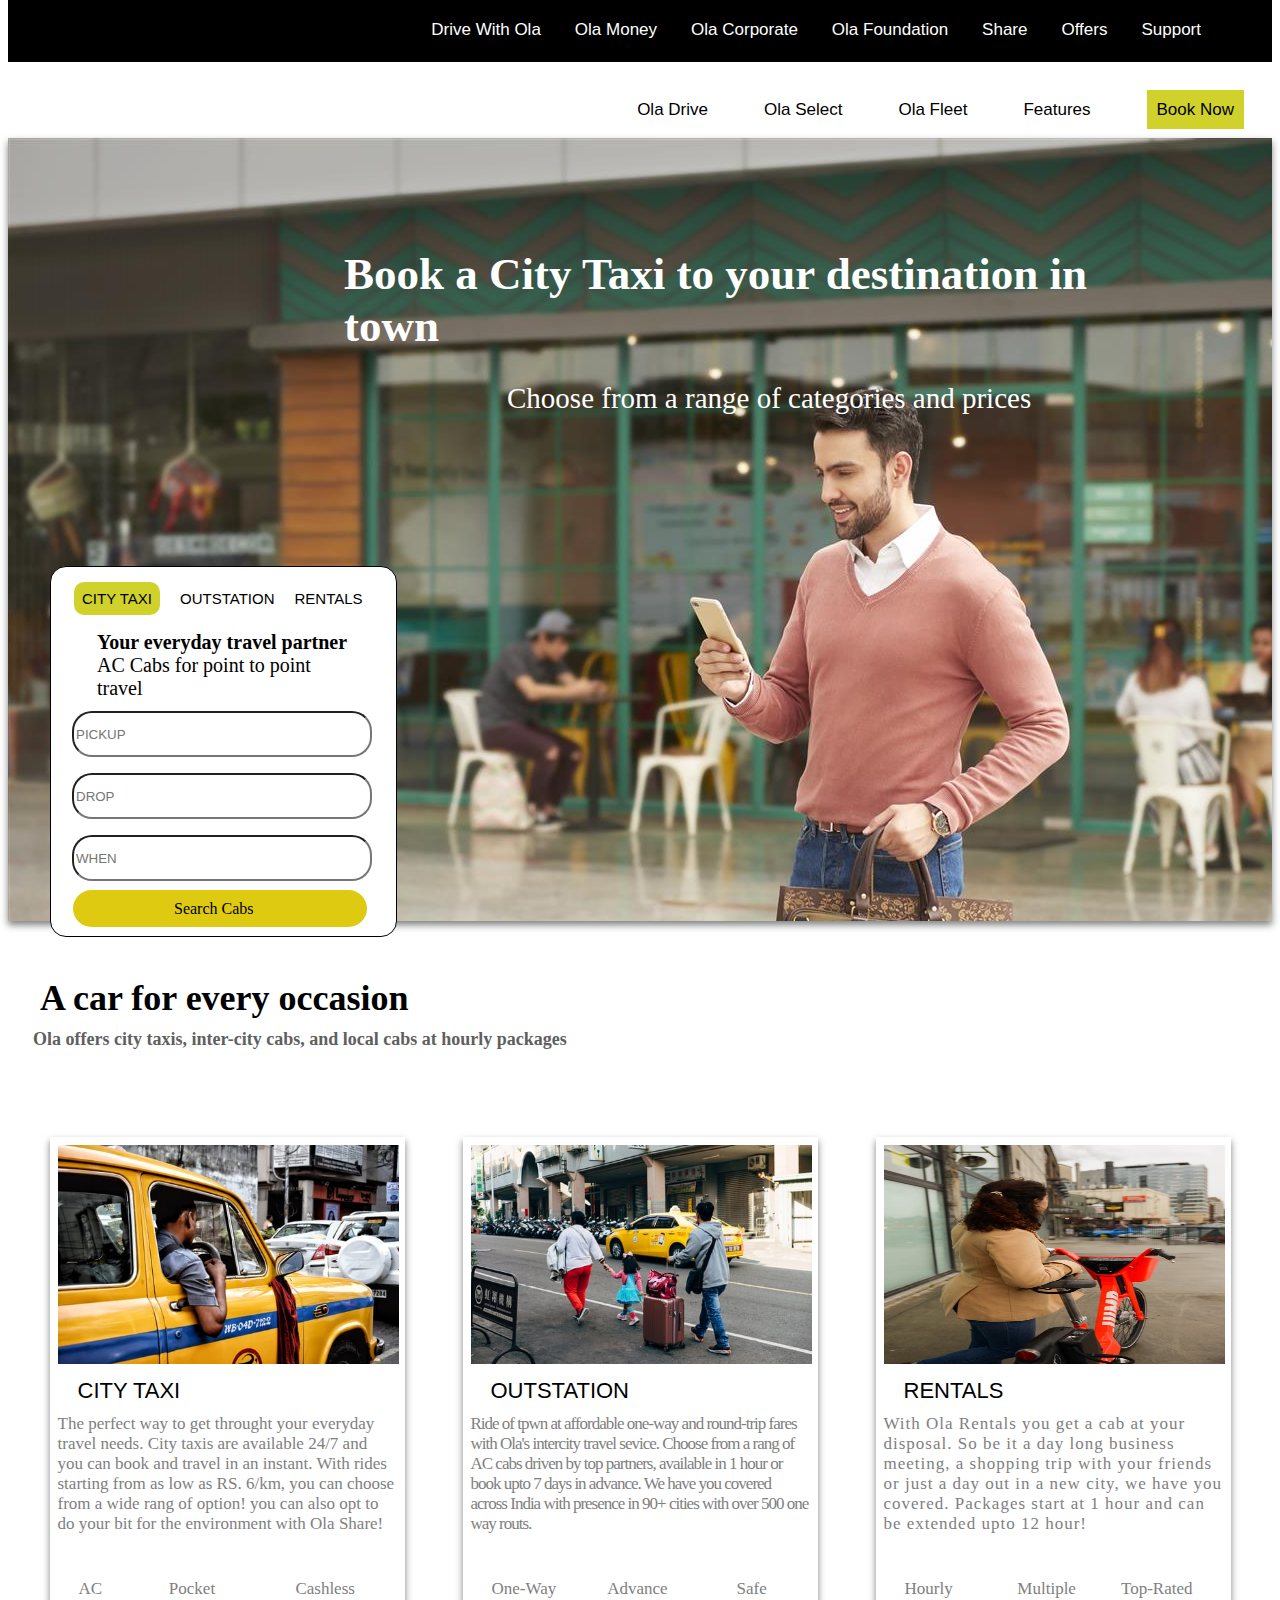
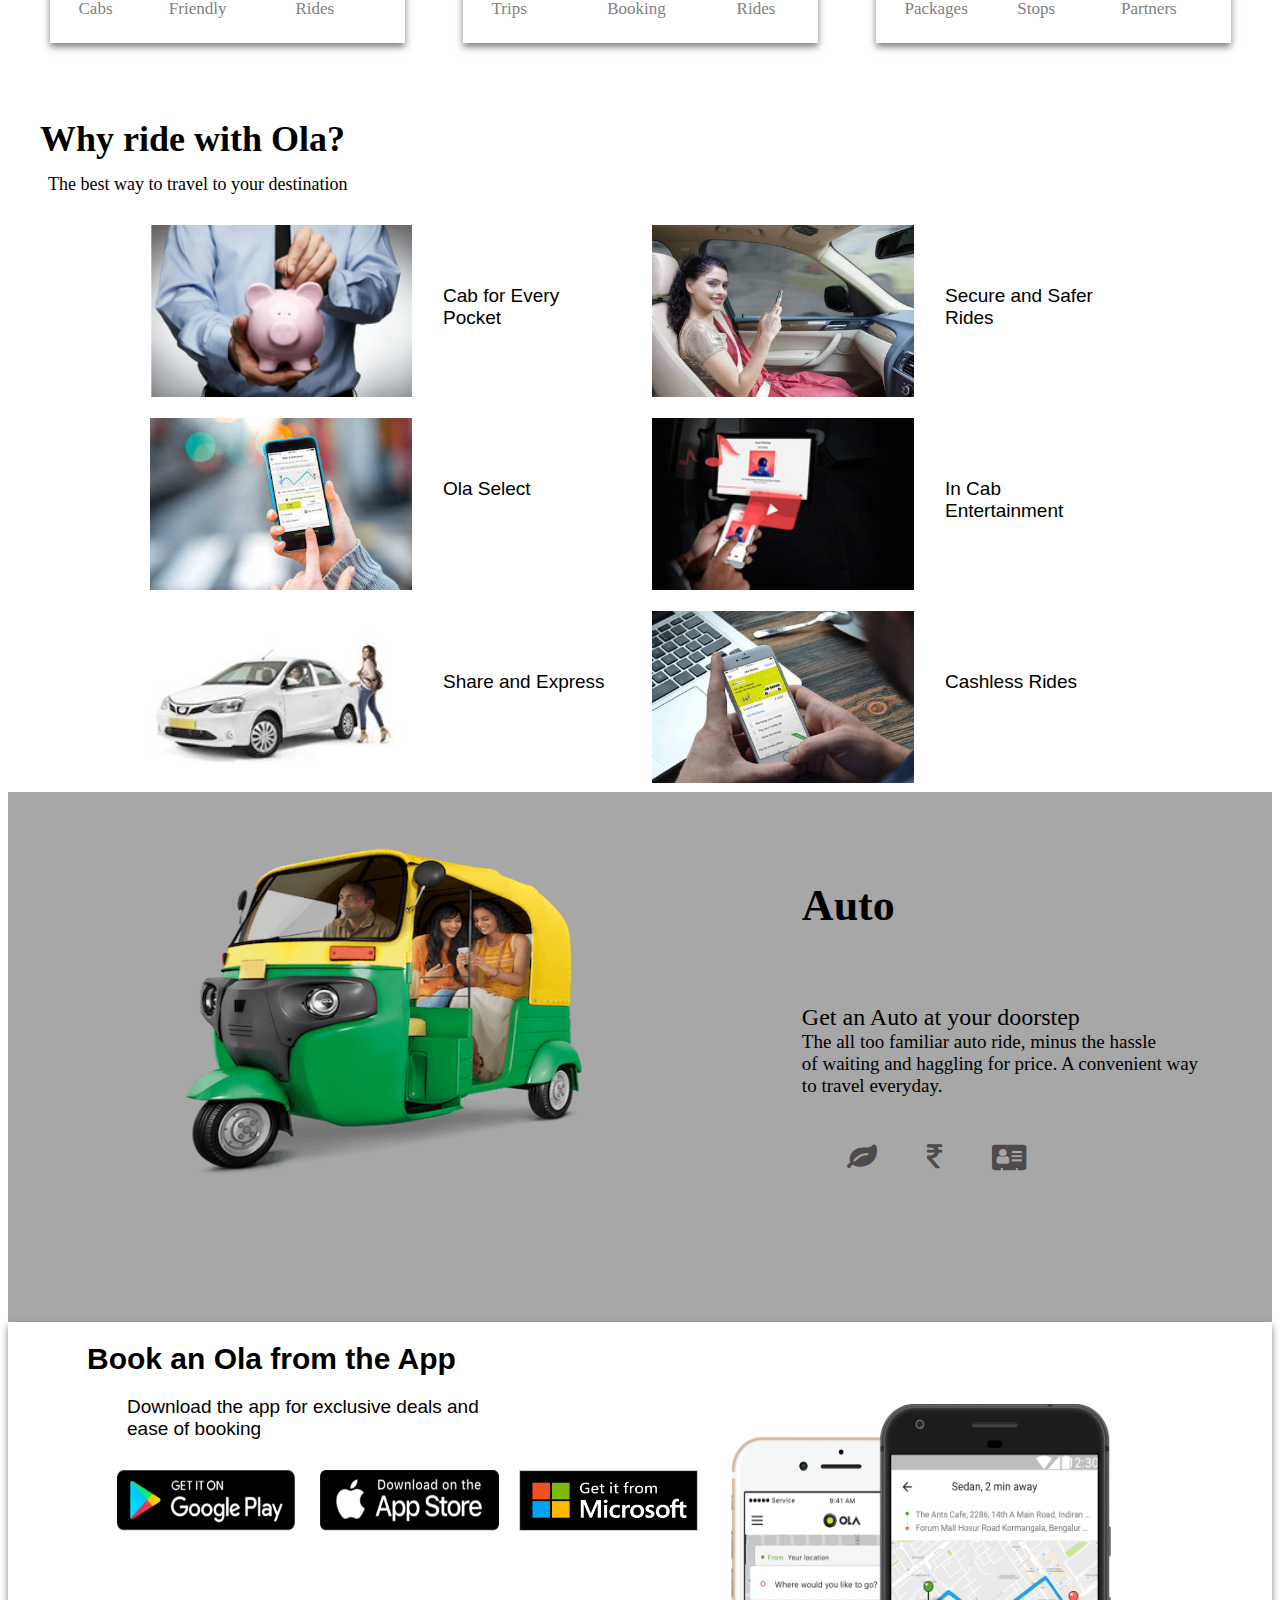
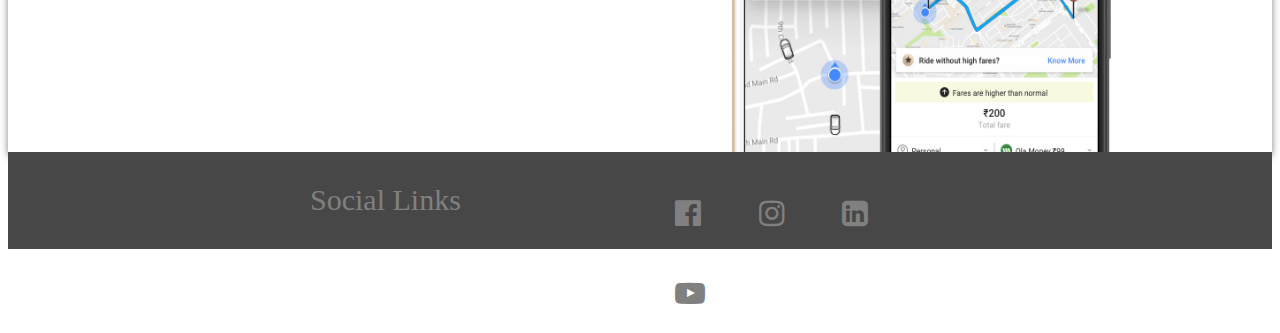
<file: index.html>
<!DOCTYPE html>
<html lang="en">
<head>
    <meta charset="UTF-8">
    <meta name="viewport" content="width=device-width, initial-scale=1.0">
    <title>Document</title>
    <link rel="stylesheet" href="./ola.css">
    <link rel="stylesheet" href="./font-awesome-4.7.0/css/font-awesome.min.css">
</head>
<body>
<div class="header">   
 <div class="main">
     <div class="box box-1"> Drive With Ola </div> 
     <div class="box box-2" > Ola Money </div>
     <div class="box box-3" > Ola Corporate </div>
     <div class="box box-4" > Ola Foundation </div>
     <div class="box box-5" >Share  </div>
      <div class="box box-6" > Offers </div>
    <div class="box box-7" > Support </div>
 </div>
 <div class="top"> 
     <div class="now now-1"> </div>
     <div  class="now now-2" > Ola Drive</div>
     <div  class="now now-3" >Ola Select</div>
     <div  class="now now-4" > Ola Fleet </div>
     <div class="now now-5"  >Features</div>
     <div  class="now now-6" ><span class="span" >Book Now</span></div>
 </div>
</div>



<div class="back">
    <div class="clas clas-1">
<h1 class="pi"><b>Book a City Taxi to your destination in town</b></h1>
<p class="p1">Choose from a range of categories and prices</p></div>
<div class="clas clas-2">
<div class="low">
       <div class="call"> 
          <div class="f1 f1-1"><span class="span2">CITY TAXI</span></div>
          <div class="f1 f1-2">OUTSTATION</div>
          <div class="f1 f1-3">RENTALS</div>
      </div>
      <div class="re"><b>Your everyday travel partner</b><br>AC Cabs for point to point travel</b></div>
      <div class="r1"><input type="search" placeholder="PICKUP"  ></div>
      <div class="r1"><input type="search" placeholder="DROP" ></div>
      <div class="r1"><input type="search" placeholder="WHEN" ></div>
      <DIV class="r1"><span class="span3">Search Cabs</span></DIV>
    </div>
</div>
</div>



<div style="flex-wrap: wrap;"><h2 >A car for every occasion</h2>
<h6 > Ola offers city taxis, inter-city cabs, and local cabs at hourly packages</h6> </div>
<div class="sc" style="flex-wrap: wrap;">
    <div class="cab cab-1">
        <img src="./d1.jpg">
        <!--div class="f3"><span class="s1" ><img class="w1" src="https://www.olacabs.com/webstatic/img/service-type/ola-prime-sedan-active.svg"></span></div-->
    <div class="f2"> CITY TAXI</div>
    <div class="f4">The perfect way to get throught your everyday travel needs. City taxis are available 24/7 and you can book and travel in an instant. With rides starting from as low as RS. 6/km, you can choose from a wide rang of option! you can also opt to do your bit for the environment with Ola Share!</div>
    <div class="god">
        <div class="bol bol-1">AC Cabs</div>
        <div class="bol bol-2">Pocket Friendly</div>
        <div class="bol bol-3">Cashless Rides</div>
    </div>
    </div>



    <div class="cab cab-2"><img src="./d2.jpg">
        
        <!--div class="f3"><span class="s1"><img class="w1" src="./"></span></div-->
    <div class="f2"> OUTSTATION</div>
    <div class="f4" style="letter-spacing: -1px;">Ride of tpwn at affordable one-way and round-trip fares with Ola's intercity travel sevice. Choose from a rang of AC cabs driven by top partners, available in 1 hour or book upto 7 days in advance. We have you covered across India with presence in 90+ cities with over 500 one way routs.</div>
    <div class="god">
        <div class="bol bol-1">One-Way Trips</div>
        <div class="bol bol-2">Advance Booking</div>
        <div class="bol bol-3">Safe Rides</div>
    </div>

</div>
    <div class="cab cab-3"><img src="./d3.jpg">
        
        <!--div class="f3"><span class="s1" ><img class="w1" src="./"></span></div-->
    <div class="f2"> RENTALS</div>
    <div class="f4" style="letter-spacing: 1px;">With Ola Rentals you get a cab at your disposal. So be it a day long business meeting, a shopping trip with your friends or just a day out in a new city, we have you covered. Packages start at 1 hour and can be extended upto 12 hour!</div>
    <div class="god">
        <div class="bol bol-1">Hourly Packages</div>
        <div class="bol bol-2">Multiple Stops</div>
        <div class="bol bol-3">Top-Rated Partners</div>
    </div>
</div>
    
</div>
<div class="one" style="flex-wrap: wrap;">
    <h2>Why ride with Ola?</h2>
    <ul style="position: static; font-size: 18px;">The best way to travel to your destination</ul>
</div>
<div class="flex">
 <div class="lol lol-1">
     <div class="shr shr-1"><img class="zee" src="./money.jpg">
     <div class="moh"><ol  class="fe">Cab for Every<br> Pocket</ol></div>
    </div>
     <div class="shr shr-2"><img class="zee" src="./00000000370.jpg">
        <div class="moh"><ol  class="fe ">Secure and Safer<br> Rides</ol></div>
    </div>
 </div>
 <div class="lol lol-2">
    <div class="shr shr-1"><img class="zee" src="./mo.jpg">
        <div class="moh"><ol  class="fe">Ola Select</ol></div>
</div>
    <div class="shr shr-2"><img class="zee" src="./you.jpg">
        <div class="moh"><ol class="fe">In Cab <br>Entertainment</ol></div>
</div>
</div>
<div class="lol lol-3">
    <div class="shr shr-1"><img class="zee" src="./car1.jpg">
        <div class="moh"><ol class="fe">Share and Express</ol></div>
    </div>
    <div class="shr shr-2"><img class="zee" src="./mo2.jpg">
        <div class="moh"><ol  class="fe">Cashless Rides</ol></div>
    </div>
</div>
</div>



<div class="auto">
   <div class=" so so-1"><img class="au" src="./auto.png" ></div>
    <div class=" so so-2"  >
    <h5 style="color: black; font-size: 44px;" >Auto</h5>
    <div class="kri" style="font-size: 24px;">Get an Auto at your doorstep</div>
    <div class="kri">The all too familiar auto ride, minus the hassle <br>of waiting and haggling for price. A convenient way <br>to travel everyday.</div>
    <div class="icon"><i class="fa fa-leaf" aria-hidden="true"></i><i class="fa fa-inr" aria-hidden="true"></i><i class="fa fa-address-card" aria-hidden="true"></i></div>
    </div>   
</div>







<div class="copy" ><div class="spa spa-1">
    <h1  class="font" style="color: black;position:static;  font-size: 30px;font-family: sans-serif;"> Book an Ola from the App</h1>
    <ul style="font-size: 19px; font-family: sans-serif; ">Download the app for exclusive deals and <br> ease of booking</ul>
    <div class="well ">
        <img  class="we" src="./play_ip0jfp.png" >
        <img class="we" src="./iOS_ajgrty.png"><img class="we" src="./windowstore.png"></div></div>
       <div class="spa spa-2"> <img class="me" src="./ola-booking.png" >
    </div>
</div>





<!--div class="jojo">
    <div class="rain rain-1"><i  style="font-size: 34px;"
         class="fa fa-life-ring" aria-hidden="true"></i><b class="q">24/7 Customer Support</b><p class="cut" >A dadicated 24x7 customer support team always at your service to help solve any problem</p></div>
    <div class="rain rain-1"><i  style="font-size: 34px;
        "  class="fa fa-plus-circle" aria-hidden="true"></i><b class="q">Your Safety First</b><p  class="cut">Keep your loved ines informed about your travel routes or call emergency services when in need</p></div>
    <div class="rain rain-1"><i  style="font-size: 34px;
       "  class="fa fa-plus-circle" aria-hidden="true"></i><b class="q"> Top Rated Driver-Partners</b><p class="cut" >All our driver-partners are background verified and trained to deliver only the best experience</p></div>
</div-->

<div class="yo">  
    <div class="sow sow-1">Social Links </div>
    <div class="sow sow-2">
       <a href=""><i class="fa fa-facebook-official" aria-hidden="true"style="color: gray;"></i></a>
       <a href=""><i class="fa fa-instagram" aria-hidden="true"style="color: gray;"></i></a>
       <a href=""><i class="fa fa-linkedin-square" aria-hidden="true" style="color: gray;"></i></a>
       <a href=""><i class="fa fa-youtube-play" aria-hidden="true"style="color: gray; "></i></a>
    </div>
</div>

    
</body>
</html>
</file>
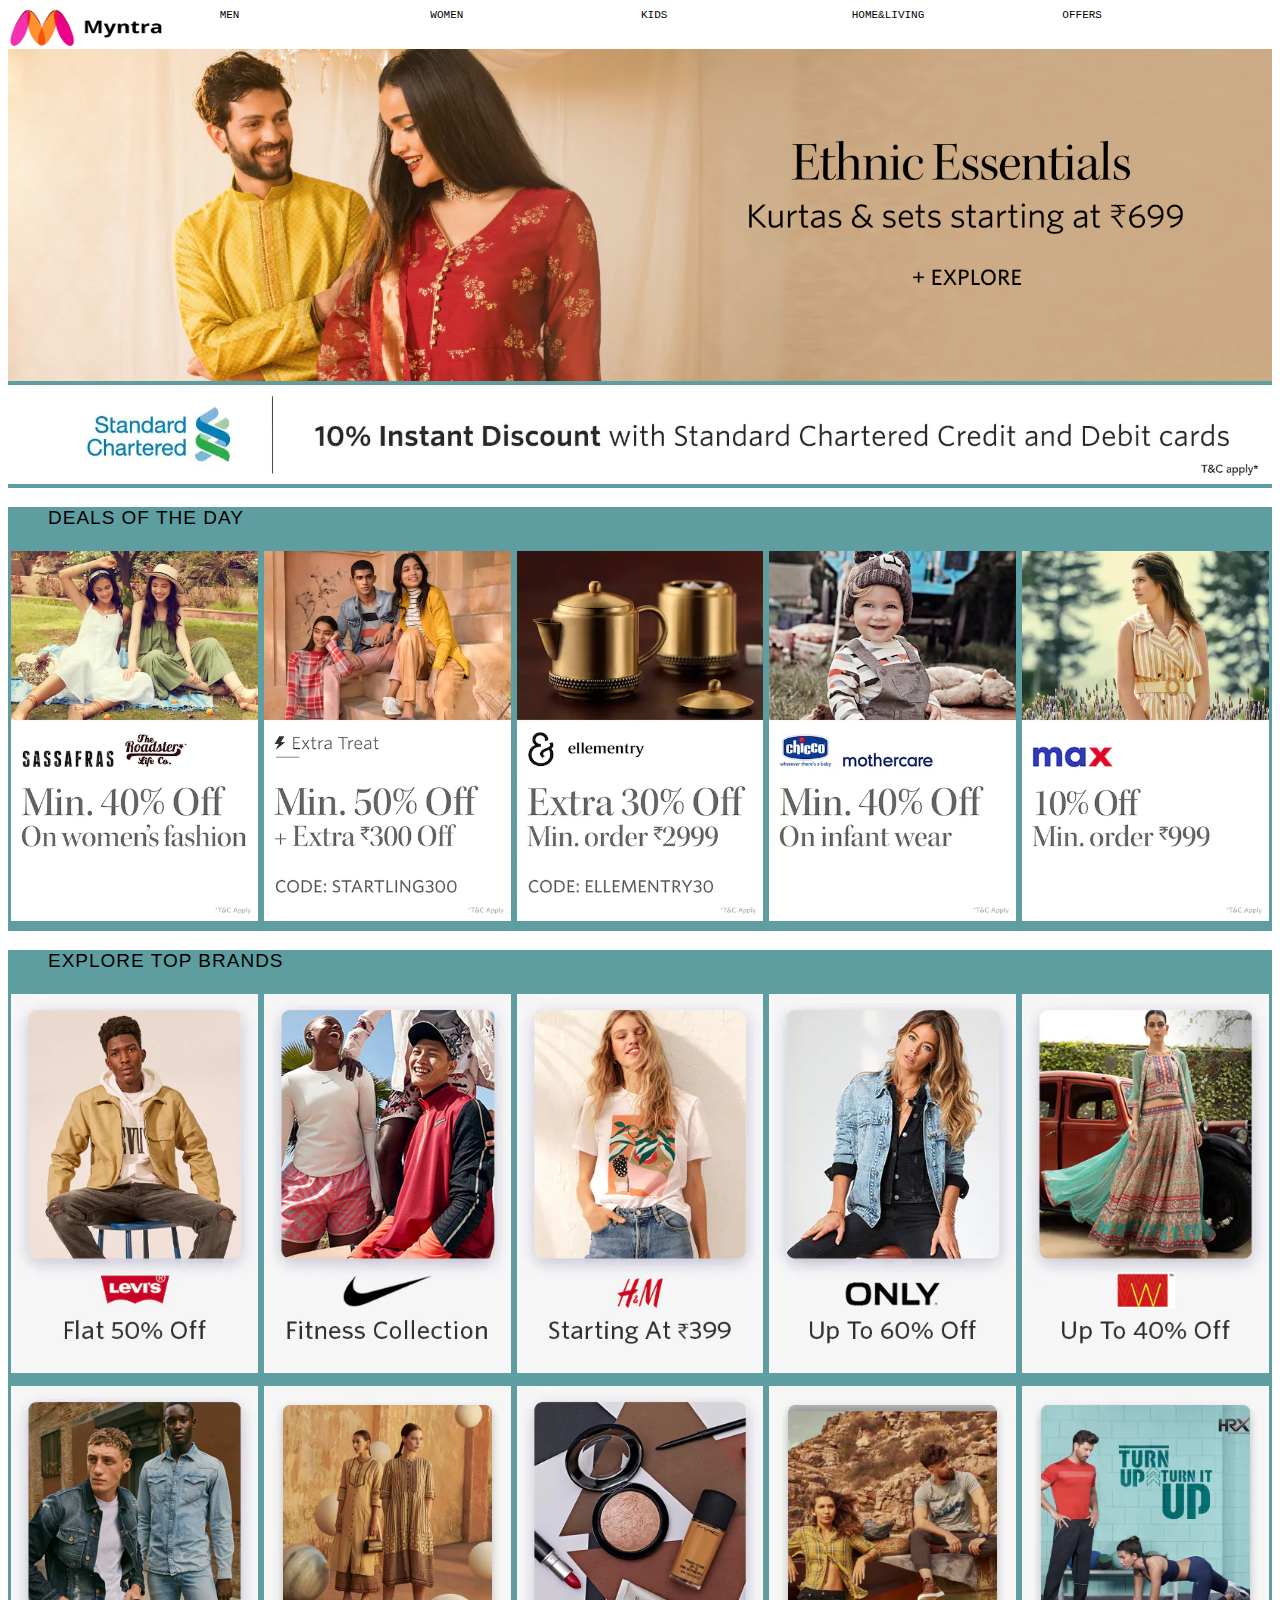
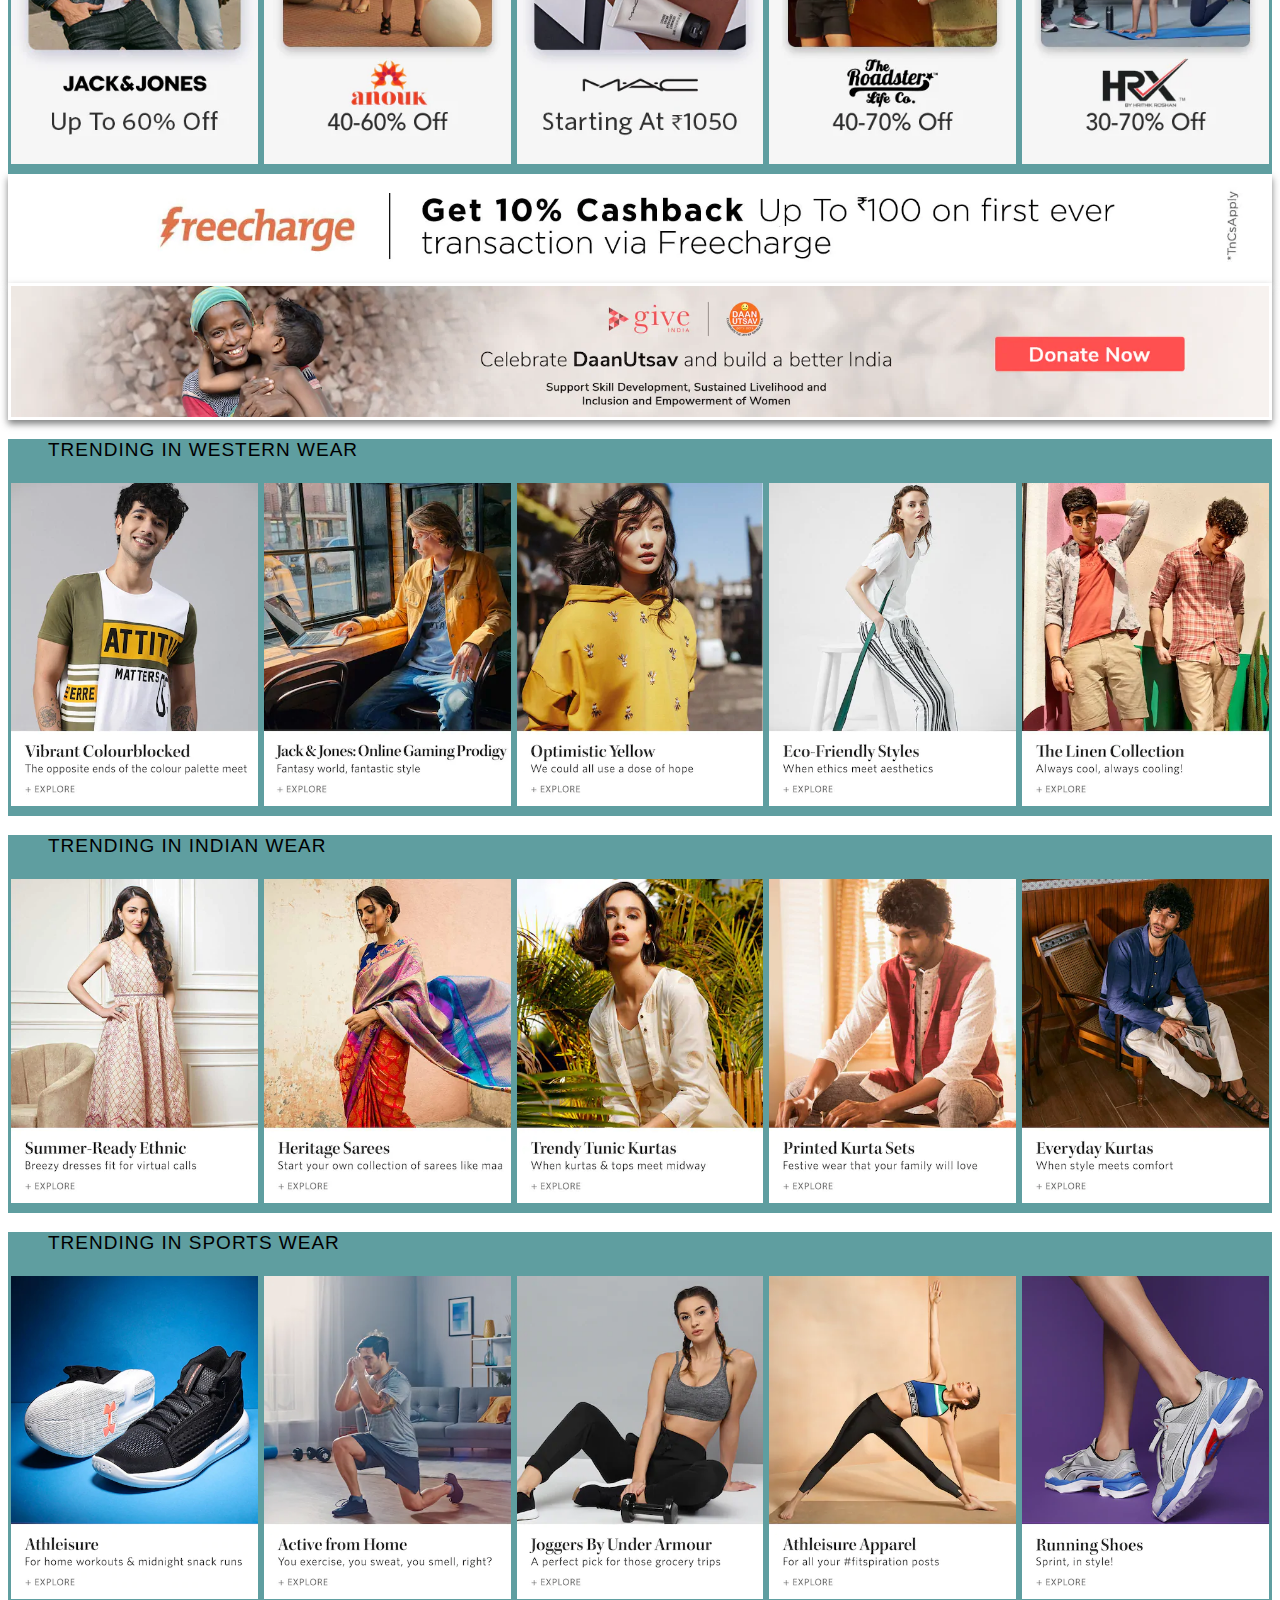
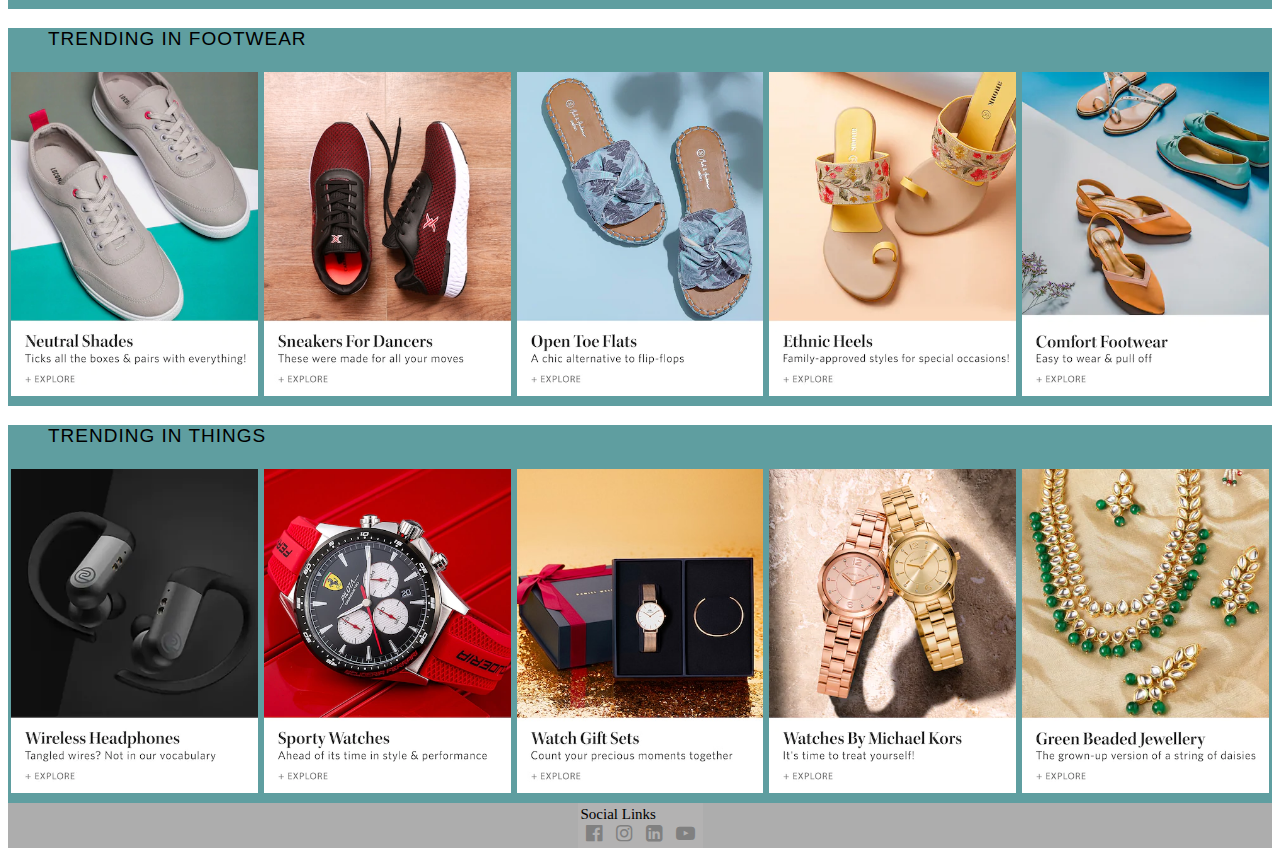
<file: project 3/index.html>
<!DOCTYPE html>
<html lang="en">
<head>
    <meta charset="UTF-8">
    <meta name="viewport" content="width=device-width, initial-scale=1.0">
    <title>Document</title>
    <link rel="stylesheet" href="./index.css">
    <link rel="stylesheet" href="./font-awesome-4.7.0/css/font-awesome.min.css">
</head>
<body>
    <div class="top">
        <div class="meet meet-2"><img id="img4" src="./image/Myntra_logo-700x220.png"> </div>
        <div class="meet meet-1">MEN</div>
        <div class="meet meet-1">WOMEN</div>
        <div class="meet meet-1">KIDS</div>
        <div class="meet meet-1">HOME&LIVING</div>
        <div class="meet meet-1">OFFERS</div>
       
    </div>
    <div class="main">
      <div class="call call-1"><img class="img3" src="./image/top.webp" ></div>
      <div class="call call-2"><img class="img2" src="./image/main.webp"></div>
    </div>
    <div class="main">
        <div class="block block-1"><ul>DEALS OF THE DAY</ul></div>
        <div class="block block-2">
            <div class="fog fog-1">
              <DIV><img  src="./image/1.webp"></DIV>
              
            </div> 
            <div class="fog fog-1">
         
              <DIV><img   src="./image/2.webp"></DIV>
              
            </div>
            <div class="fog fog-1">
              <DIV><img   src="./image/3.webp"></DIV>
              
            </div>
            <div class="fog fog-1">
              <DIV><img  src="./image/4.jpg"></DIV>
             
            </div>
            <div class="fog fog-1">
              <DIV><img   src="./image/5.webp"></DIV>
             
            </div>
        </div>
    </div>
<div class="main" style="background-color: cadetblue;">
    <div class="r1 r1-1"><ul>EXPLORE TOP BRANDS</ul></div>
    <div class="r1 r1-2">
      <div class="block block-2">
        <div class="fog fog-1">
          <DIV><img src="./image/c9f66558-feab-4d76-aa3c-adc68d81dce21598348260415-Levis.webp"></DIV>
          <div style="color: gray; font-family: initial; font-size: 20px;"></div>
        </div>
        <div class="fog fog-1">
          <DIV><img src="./image/fetness.webp"></DIV>
          <div style="color: gray; font-family: initial; font-size: 20px;"></div>
        </div>
        <div class="fog fog-1">
          <DIV><img src="./image/f2fdda02-423c-4f11-8f1b-618ba807e5841598348260323-H_M.webp"></DIV>
          <div style="color: gray; font-family: initial; font-size: 20px;"></div>
        </div>
        <div class="fog fog-1">
          <DIV><img src="./image/f6e40444-b1a4-4c91-bb3c-fe213356e7de1598348260541-Only.webp"></DIV>
          <div style="color: gray; font-family: initial; font-size: 20px;"></div>
        </div>
        <div class="fog fog-1">
          <DIV><img src="./image/046ab589-87d5-4afa-8ab3-10e06fdbe6a61598348260596-W.webp"></DIV>
          <div style="color: gray; font-family: initial; font-size: 20px;"></div>
        </div>
      </div>
      <div class="block block-2">
        <div class="fog fog-1">
          <DIV><img src="./image/085719b1-c71e-4f47-950c-9a6b7f291fac1598348260370-Jack-_-Jones.webp"></DIV>
          <div style="color: gray; font-family: initial; font-size: 20px;"></div>
        </div>
        <div class="fog fog-1">
          <DIV><img src="./image/a6de806a-b58b-460b-97fd-d78d80eab39b1596641021693-Women-s-Ethnic-Wear_Anouk.webp"></DIV>
          <div style="color: gray; font-family: initial; font-size: 20px;"></div>
        </div>
        <div class="fog fog-1">
          <DIV><img src="./image/8d13b55d-a6a0-40ae-b39f-16f43e7911681598348260460-MAC.webp"></DIV>
          <div style="color: gray; font-family: initial; font-size: 20px;"></div>
        </div>
        <div class="fog fog-1"> <DIV><img src="./image/178c1e5d-69f2-402f-a2a5-ef44700a0f691596640983793-Roadster---.webp"></DIV>
          <div style="color: gray; font-family: initial; font-size: 20px;"></div></div>
        <div class="fog fog-1"> <DIV><img src="./image/774f42c4-f459-4514-9b90-cf8a60a5f68c1596644478087-hrx30.webp"></DIV>
          <div style="color: gray; font-family: initial; font-size: 20px;"></div></div>
      </div>
  </div>
</div>
      <div class=" row">
        <div class="col col-1"><img class="img2" src="./image/563014d8-2c85-495f-9b61-9b4ae4ea09b41597417752779-Freecharge_desktop-strips.webp"></div>
        <div class="col col-2"><img class="img2" src="./image/9fe1118d-22be-48aa-8d4a-d3af69225ea11601882354178-Myntra-1.webp"></div>
       </div>


    <div class="main" style="background-color: cadetblue;">
        <div class="r1 r1-1"><ul>TRENDING IN WESTERN WEAR</ul></div>
        <div class="r1 r1-2">
          <div class="block block-2">
            <div class="fog fog-1">
              <DIV><img src="./image/man1.webp"></DIV>
              <div style="color: gray; font-family: initial; font-size: 20px;"></div>
            </div>
            <div class="fog fog-1">
              <DIV><img src="./image/man2.webp"></DIV>
              <div style="color: gray; font-family: initial; font-size: 20px;"></div>
            </div>
            <div class="fog fog-1">
              <DIV><img src="./image/woman.webp"></DIV>
              <div style="color: gray; font-family: initial; font-size: 20px;"></div>
            </div>
            <div class="fog fog-1">
              <DIV><img src="./image/womqa2.webp"></DIV>
              <div style="color: gray; font-family: initial; font-size: 20px;"></div>
            </div>
            <div class="fog fog-1">
              <DIV><img src="./image/RTYY.webp"></DIV>
              <div style="color: gray; font-family: initial; font-size: 20px;"></div>
            </div>
          </div>
      </div>
    </div>


   
<div class="main" style="background-color:cadetblue;">
      <div class="r1 r1-1"><ul>TRENDING IN INDIAN WEAR </ul></div>
      <div class="r1 r1-2">
        <div class="block block-2">
          <div class="fog fog-1">
            <DIV><img src="./image/IND1.webp"></DIV>
            <div style="color: gray; font-family: initial; font-size: 20px;"></div>
          </div>
          <div class="fog fog-1">
            <DIV><img src="./image/IND2.webp"></DIV>
            <div style="color: gray; font-family: initial; font-size: 20px;"></div>
          </div>
          <div class="fog fog-1">
            <DIV><img src="./image/IND3.webp"></DIV>
            <div style="color: gray; font-family: initial; font-size: 20px;"></div>
          </div>
          <div class="fog fog-1">
            <DIV><img src="./image/IND4.webp"></DIV>
            <div style="color: gray; font-family: initial; font-size: 20px;"></div>
          </div>
          <div class="fog fog-1">
            <DIV><img src="./image/IND6.webp"></DIV>
            <div style="color: gray; font-family: initial; font-size: 20px;"></div>
          </div>
        </div>
        
    </div>
  </div>

  <div class="main" style="background-color:cadetblue;">
    <div class="r1 r1-1"><ul>TRENDING IN SPORTS WEAR </ul></div>
    <div class="r1 r1-2">
      <div class="block block-2">
        <div class="fog fog-1">
          <DIV><img src="./image/SPO1.webp"></DIV>
          <div style="color: gray; font-family: initial; font-size: 20px;"></div>
        </div>
        <div class="fog fog-1">
          <DIV><img src="./image/SPO2.webp"></DIV>
          <div style="color: gray; font-family: initial; font-size: 20px;"></div>
        </div>
        <div class="fog fog-1">
          <DIV><img src="./image/SPO3.webp"></DIV>
          <div style="color: gray; font-family: initial; font-size: 20px;"></div>
        </div>
        <div class="fog fog-1">
          <DIV><img src="./image/SPO4.webp"></DIV>
          <div style="color: gray; font-family: initial; font-size: 20px;"></div>
        </div>
        <div class="fog fog-1">
          <DIV><img src="./image/SPO5.webp"></DIV>
          <div style="color: gray; font-family: initial; font-size: 20px;"></div>
        </div>
      </div>
      
  </div>
</div>

<div class="main" style="background-color: cadetblue;">
  <div class="r1 r1-1"><ul>TRENDING IN FOOTWEAR </ul></div>
  <div class="r1 r1-2">
    <div class="block block-2">
      <div class="fog fog-1">
        <DIV><img src="./image/FOOT1.webp"></DIV>
        <div style="color: gray; font-family: initial; font-size: 20px;"></div>
      </div>
      <div class="fog fog-1">
        <DIV><img src="./image/FOOT2.jpg"></DIV>
        <div style="color: gray; font-family: initial; font-size: 20px;"></div>
      </div>
      <div class="fog fog-1">
        <DIV><img src="./image/FOOT3.webp"></DIV>
        <div style="color: gray; font-family: initial; font-size: 20px;"></div>
      </div>
      <div class="fog fog-1">
        <DIV><img src="./image/FOOT4.webp"></DIV>
        <div style="color: gray; font-family: initial; font-size: 20px;"></div>
      </div>
      <div class="fog fog-1">
        <DIV><img src="./image/FOOT5.webp"></DIV>
        <div style="color: gray; font-family: initial; font-size: 20px;"></div>
      </div>
    </div>
    
</div>
</div>

<div class="main" style="background-color:cadetblue;">
  <div class="r1 r1-1"><ul>TRENDING IN THINGS </ul></div>
  <div class="r1 r1-2">
    <div class="block block-2">
      <div class="fog fog-1">
        <DIV><img src="./image/S1.webp"></DIV>
        <div style="color: gray; font-family: initial; font-size: 20px;"></div>
      </div>
      <div class="fog fog-1">
        <DIV><img src="./image/S2.webp"></DIV>
        <div style="color: gray; font-family: initial; font-size: 20px;"></div>
      </div>
      <div class="fog fog-1">
        <DIV><img src="./image/S3.jpg"></DIV>
        <div style="color: gray; font-family: initial; font-size: 20px;"></div>
      </div>
      <div class="fog fog-1">
        <DIV><img src="./image/S4.webp"></DIV>
        <div style="color: gray; font-family: initial; font-size: 20px;"></div>
      </div>
      <div class="fog fog-1">
        <DIV><img src="./image/S5.webp"></DIV>
        <div style="color: gray; font-family: initial; font-size: 20px;"></div>
      </div>
    </div>
    
</div>
</div>

<div class="flow">
  <!--div class="well well-1">
      <div class="yo">COMPANY</div>
      <ul class="one"><li>About us</li>
          <li>Team</li>
          <li>Careers</li>
          <li>Myntra Blog</li>
          <li>Bug Bounty</li>
          <li>Myntra Pop</li>
          <li>Myntra Super</li>
      </ul>
  </div>
  <div class="well well-2" >
      <div class="yo">CONTACT</div>
      <ul class="one">
      <li>Help & Support</li>
          <li>Partner with us</li>
          <li>Ride with us</li>
          
      </ul>
  </div>
  <div class="well well-3">
      <div class="yo">LEGAL</div>
      <ul class="one">
      <li>Terms & Condition</li>
          <li>Refund & Cancellation</li>
          <li>Privacy Policy</li>
          <li>Cookie Policy</li>
          <li>Offer Terms</li>
          
      </ul>
  </div-->
  <div class="well well-4">
      <!--img  class="we" src="./image/play_ip0jfp.png">
      <img class="we" src="./image/iOS_ajgrty.png"-->
      <div class="now">  
        <div class="sow sow-1">Social Links </div>
        <div class="sow sow-2">
           <a href=""><i class="fa fa-facebook-official" aria-hidden="true"style="color: gray;"></i></a>
           <a href=""><i class="fa fa-instagram" aria-hidden="true"style="color: gray;"></i></a>
           <a href=""><i class="fa fa-linkedin-square" aria-hidden="true" style="color: gray;"></i></a>
           <a href=""><i class="fa fa-youtube-play" aria-hidden="true"style="color: gray; "></i></a>
        </div>
    </div>
  </div>

</div>
      

</body>
</html>
</file>
<file: ola.css>
body{
    box-sizing: border-box;
}



.header{
flex-wrap: wrap;background-color: white;justify-content: center;
}
.main{
    display: flex;
    background-color: black;
justify-content: flex-end;
padding: 5px;
position: relative;bottom: 10px;
}
.box{position: sticky; top: 0;
    
    padding: 17px;
     border-right-width: thin  rgb(228, 227, 227);

    display: inline block;
    position: relative;
    right: 49px;
    font-size: 17px ;
    color: white;
    font-family: sans-serif;flex-wrap: wrap;
}
.top{display: flex;
    background-color:white;
justify-content: flex-end;

}
.now{margin: 4px;
   padding: 24px;
   display: inline-block;
   font-size: 17px ;
    color:black;
    font-family:sans-serif;

}
.span{
    background-color: rgb(209, 209, 43);
    padding: 10px;
}
.span:hover{
    background-color: rgb(156, 156, 34);
}
.now:hover{
    color: rgb(130, 155, 22);
}
.box:hover{
    color: rgb(73, 94, 31);
}
.back{background-image: url(./bg1.jpg) ;
    height: 783px;
    border-color: #2e2f30;align-items: center;
	box-shadow: 0 4px 7px 0 rgba(42, 43, 44, 0.6);
    flex-wrap: wrap;align-items: stretch;
    position: relative;bottom: 10px;
}

.low{
    background-color:white;
border: 1px solid;
padding: 13px;
height: 343px;
width: 319px;
justify-content: center;
position: absolute;
margin: 42px;
display: inline-block;
border-radius: 16px;
}
.low:hover{border-color: rgb(110, 97, 19);
    box-shadow: rgba(221, 207, 78, 0.219);

}
.call{flex-wrap: wrap;
    display: flex;
}
.f1{
    padding: 10px;

    font-size: 15px ;
     color:black;
     font-family:sans-serif;
 

}
.f1:hover{
    color:rgb(78, 100, 35)} 
.span2{
        background-color: rgb(209, 209, 43);
        padding: 8px;
        border-radius: 10px;
    }  
.re{
        padding: 33px;margin-top: -19px;
        font-size: 20px;
    } 
    .r1{position: relative;bottom: 30px;
        padding: 8px;
    }
    input{
        width: 300px;
        height: 46px;
        border-radius: 20px;
    }.span3{
        position: relative;
        left: 1px;top: 3px;
        background-color: rgb(223, 202, 18);
    padding: 10px;padding-left: 101px; padding-right: 113px;
    border-radius: 20px;
    }
    .span3:hover{
        background-color: rgb(129, 114, 27);
    box-shadow: rgb(221, 207, 78);
    }
    h1{
        font-size: 45px;
        color: white;
    }
    p{
       position: static;
       font-size: 29px;
       color: white;
    }
    h6{position: relative;
left:25px ; bottom: 16px; color: rgb(95, 95, 95); font-size: 18px;
    }
h2{
    position: relative;
top: 16px;left:32px;font-size: 36px;font-weight: 600px;
}   
.sc{
    display: flex;
    justify-content: center;
    flex-wrap: wrap;
}
.cab{box-shadow: 0 4px 7px 0 rgba(42, 43, 44, 0.6);
    border-color: #565b5f;
padding: 8px;
    margin: 29px;
    
    height: 490px;
    width: 339px;
    justify-content: center; 
} 
/*.cab:hover{border-color: #2e2f30;
	box-shadow: 0 4px 7px 0 rgba(42, 43, 44, 0.6)

}*/
img{
    width: 341px;
    height: 219px;
    
}
.f4{
font-size: 17px;
font-family: serif;
color: grey;
position: relative;
top: 20px;
justify-content: center;
}
.f2{font-size: 22px;
    font-family: sans-serif;
    position: relative;
    justify-content: center;
top: 10px;left: 20px;
color: black;
}
.f2:hover{
    color: rgb(139, 197, 22);
}
.f3{position: relative;top: 20px;left: 700px;

}
.god{
    display: flex;justify-content: center;
}
.bol{
    font-size: 17px;color: grey;font-family: serif;padding: 21px;
    position: relative;top: 44px;
}

.w1{
    height: 20px;
    width: 30px;
}
.flex{
    justify-content: center; flex-wrap: wrap;
}
.lol{flex-wrap: wrap;
    display: flex;justify-content: center;
}
.shr{justify-content: center;
    margin: -5px;
    padding: 17px;
    height: 169px;
font-size: 17PX;
    width:478px; 
}
.zee{
    height: 172px;width: 262px;
}
.shr:hover{
    border-color: #2e2f30;
	box-shadow: 0 4px 7px 0 rgba(42, 43, 44, 0.6)
}
.fe{
    font-size: 19px;
    font-family: sans-serif;
    position: relative;
    /*justify-content: center;
bottom: 120px;left: 244px;*/
color: black;
}
.moh{position: relative;bottom: 136px; padding-left: 253px;
    display: flex;
    flex-wrap: wrap;
}
.fe:hover{
    color: rgb(135, 173, 28);
}
/*.f4:hover{
    transition:transform.2s;
    margin: 0 auto;
    transform: scale(1.5);

}*/
.au{/*position: relative;
    top: 102px;left: 307px;*/ height: 418px; width: 690px;
flex-wrap: wrap;
}
.auto{display: flex; justify-content: center;flex-wrap: wrap;background-color: rgb(167, 167, 167);
}
.so{flex-wrap: wrap;
    margin: 5px; padding: 10px;height: 500px;width: auto;
}
.kri{
    font-size: 19px;}
    /*position: relative;left: 27px;bottom: 324px;
}*/
.icon{
    margin: 20px;
    /*position: relative;bottom: 340px; left: 35px;*/
    color: rgb(77, 75, 75);font-size: 30px;
}


.well{
    position: static; margin: 20px;
}





.fa{
    margin: 25px;
}
.fa:hover{color: rgb(75, 114, 23);

}.we{flex-wrap: wrap;
    /*position: relative;top: 68px;left: 159px;*/width: 179px; height: 61px; margin: 10px;position: static;
}
.me{
    height: 348px;width: 380px;position: static;
   /* left: 904px;*/padding: 82px;margin-left: -79px;
}.copy{border-color: #2e2f30;
    box-shadow: 0 4px 7px 0 rgba(42, 43, 44, 0.6);
    display: flex;justify-content: center;
    flex-wrap: wrap;height: 430px;
}
.spa{
    width: auto;height: 300px;
}




.we:hover{
    border-color: #000000;
	box-shadow: 0 4px 7px 0 rgba(0, 0, 0, 0.6);

}
.jojo{flex-wrap:wrap ;
display: flex;
    justify-content: center;
    
}
.rain{
    
    height: 100px;
    width: auto;
     color: black;
}
.cut{
    font-size: 17px; 
    font-family: sans-serif;
    color: rgb(102, 102, 102);
     padding-right: 137px; 
     position:static;
}.q{
    font-size: 20px;position:static;
margin: 39px;}
/*.fa-life-ring{
    font-size: 30px;
    position: relative;top: 57px; left: 48px;
}
.fa-life-circle{
    font-size: 30px;
    position: relative;top: 57px; left: 48px;
}*/
.yo{background-color: rgb(71, 71, 71);
    display: flex; justify-content: center; flex-wrap: wrap;padding: 21px;
}
.sow{
    
    height: 35px;
    width: 330px;
 color: gray;font-size: 30px;
}
.sow-1{
    padding: 10px;
}
.sow-2{
 color: gray;
}
.font{
    position: static;
}
.pi{
    padding-left: 256px;
}
.p1{
    padding-left: 419px;
}
.clas-1{padding: 80px;

}
</file>
<file: project 3/index.css>
*{flex-wrap: wrap;
    box-sizing: border-box;
    }.top{
    display: flex; flex-wrap: wrap;justify-content: flex-start;
    background-color: white ;
    }    
    .meet{display: grid;
    grid-template-columns: auto auto auto auto;
    -webkit-box-flex: 1;flex: 1 1 0%;
    margin: 1px;
    font-size: 11px; font-family: monospace;
    border-color: rgb(0, 0, 0);
    }
    .meet:hover{
    color: rgb(38, 193, 196);
    }
   .call{flex-wrap: wrap;
    height: fit-content;
    background-color: cadetblue;justify-content: center;
    }
    .call-2{height: fit-content;;
    }
/*.img3{
    width: 100%; height:465px;
}*/

    .block{ flex-wrap: wrap;
    height: fit-content;
    background-color: cadetblue;justify-content: center;
     }
    .block-1{height: fit-content;
    letter-spacing: 3PX;font-size: 30PX; font-family: sans-serif;
     }
    .block-2{flex-wrap: wrap;
    display: flex;
    justify-content: center;font-size: 30px; font-family: sans-serif;
     }
    .fog{display: grid;
    grid-template-columns: auto auto auto auto;
    -webkit-box-flex: 1;flex: 1 1 0%;
    padding: 3px;
    border: 1px solide;
    height: fit-content; width: fit-content;
    border-color: black;
    background-color:cadetblue;flex-wrap: wrap;
    }.fog:hover{
    box-shadow: 0 4px 7px 0 rgba(16, 17, 17, 0.671);
    border-color: #111111;
     }
    p{
    margin-left: 8px;font-size: 26px; letter-spacing: 2px;
    }
    ul{
    font-size: 19px; letter-spacing: 1PX;font-family:'Segoe UI', Tahoma, Geneva, Verdana, sans-serif;
    }
    ul:hover{
    color: rgb(139, 56, 84);
     }
    .row{
    justify-content: center; flex-wrap: wrap;
    }
    .col{box-shadow: 0 4px 7px 0 rgba(42, 43, 44, 0.6);
    border-color: #2e2f30;padding: 3px;
    border: 1px solide;
    height: fit-content; width: fit-content;
    border-color: black;
    background-color:white;
    }
    .col-2{
    display: flex;
    justify-content: center;flex-wrap: wrap;
    }
   .push{
    box-shadow: 0 4px 7px 0 rgba(42, 43, 44, 0.6);
    border-color: #2e2f30;
    margin: 18px;padding: 10px;
    border: 1px solide;
    height: fit-content; width: fit-content;
    border-color: black;
    background-color:white;
    }
    .img3{width: 100%;height: auto;
    }
   .flow{
    display: flex; justify-content: center; flex-wrap: wrap;background-color: rgb(173, 173, 173);
    }
    .well{
    display: grid;
    display: flex;
    padding: 3px;
    background-color: rgb(179, 178, 178);
    height: fit-content; width: fit-content;
    border-color: black;
    flex-wrap: wrap;
    }
    .img2{width: 100%;height: auto;
    }
    .one{color: black;
    list-style: none;
      font-size: 15px;margin: 60px;
      align-items: center;letter-spacing: 0px;font-family: sans-serif;
    }
    .yo{align-items: center;position: absolute;padding: 20px;
    color: rgb(10, 10, 10);margin: 15px;
     font-family: Impact, Haettenschweiler, 'Arial Narrow Bold', sans-serif;
    letter-spacing: 2px;}
    .yo:hover{
        color: gray;
        transition: transform .2s;
        margin: 0 auto;
        transform: scale(1.5);
    }
    .one:hover{
        color: rgb(59, 58, 58);
    }
    li{
        padding: 10px;
    }
    .main{
        background-color: cadetblue;
        border-radius: 0px;
    }
    .we{
        padding: 11px;height:auto;width: 80px; 
    }
    a{
        padding: 5px;font-size: 19px;
    }
    .sow-1{font-size: 15px;
    }
    .we:hover{ box-shadow: 0 4px 7px 0 rgba(139, 139, 139, 0.671);
        border-color: #2c2c2c9c;
    }
    #img4{
        height: 39px;width: 154px;
    }
    img{
    max-width: 100%;
    height: auto;
    }
</file>
